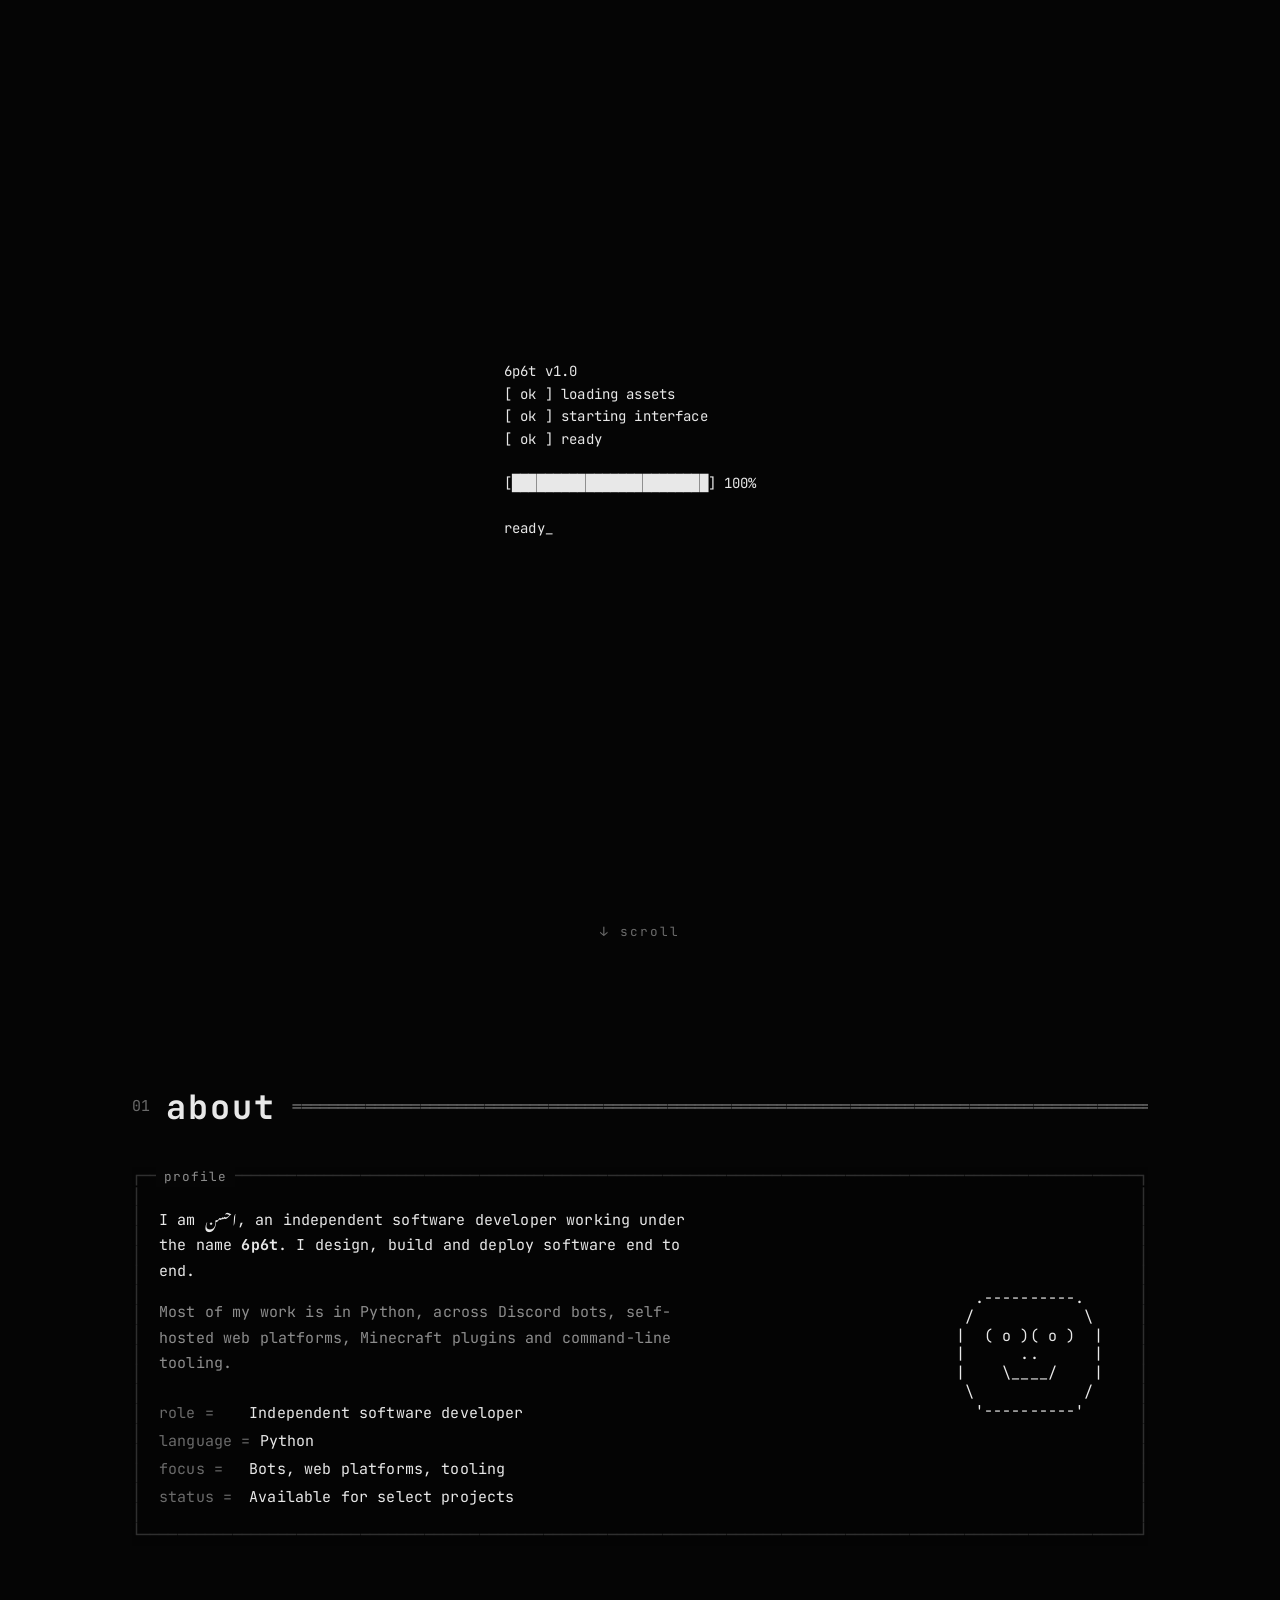
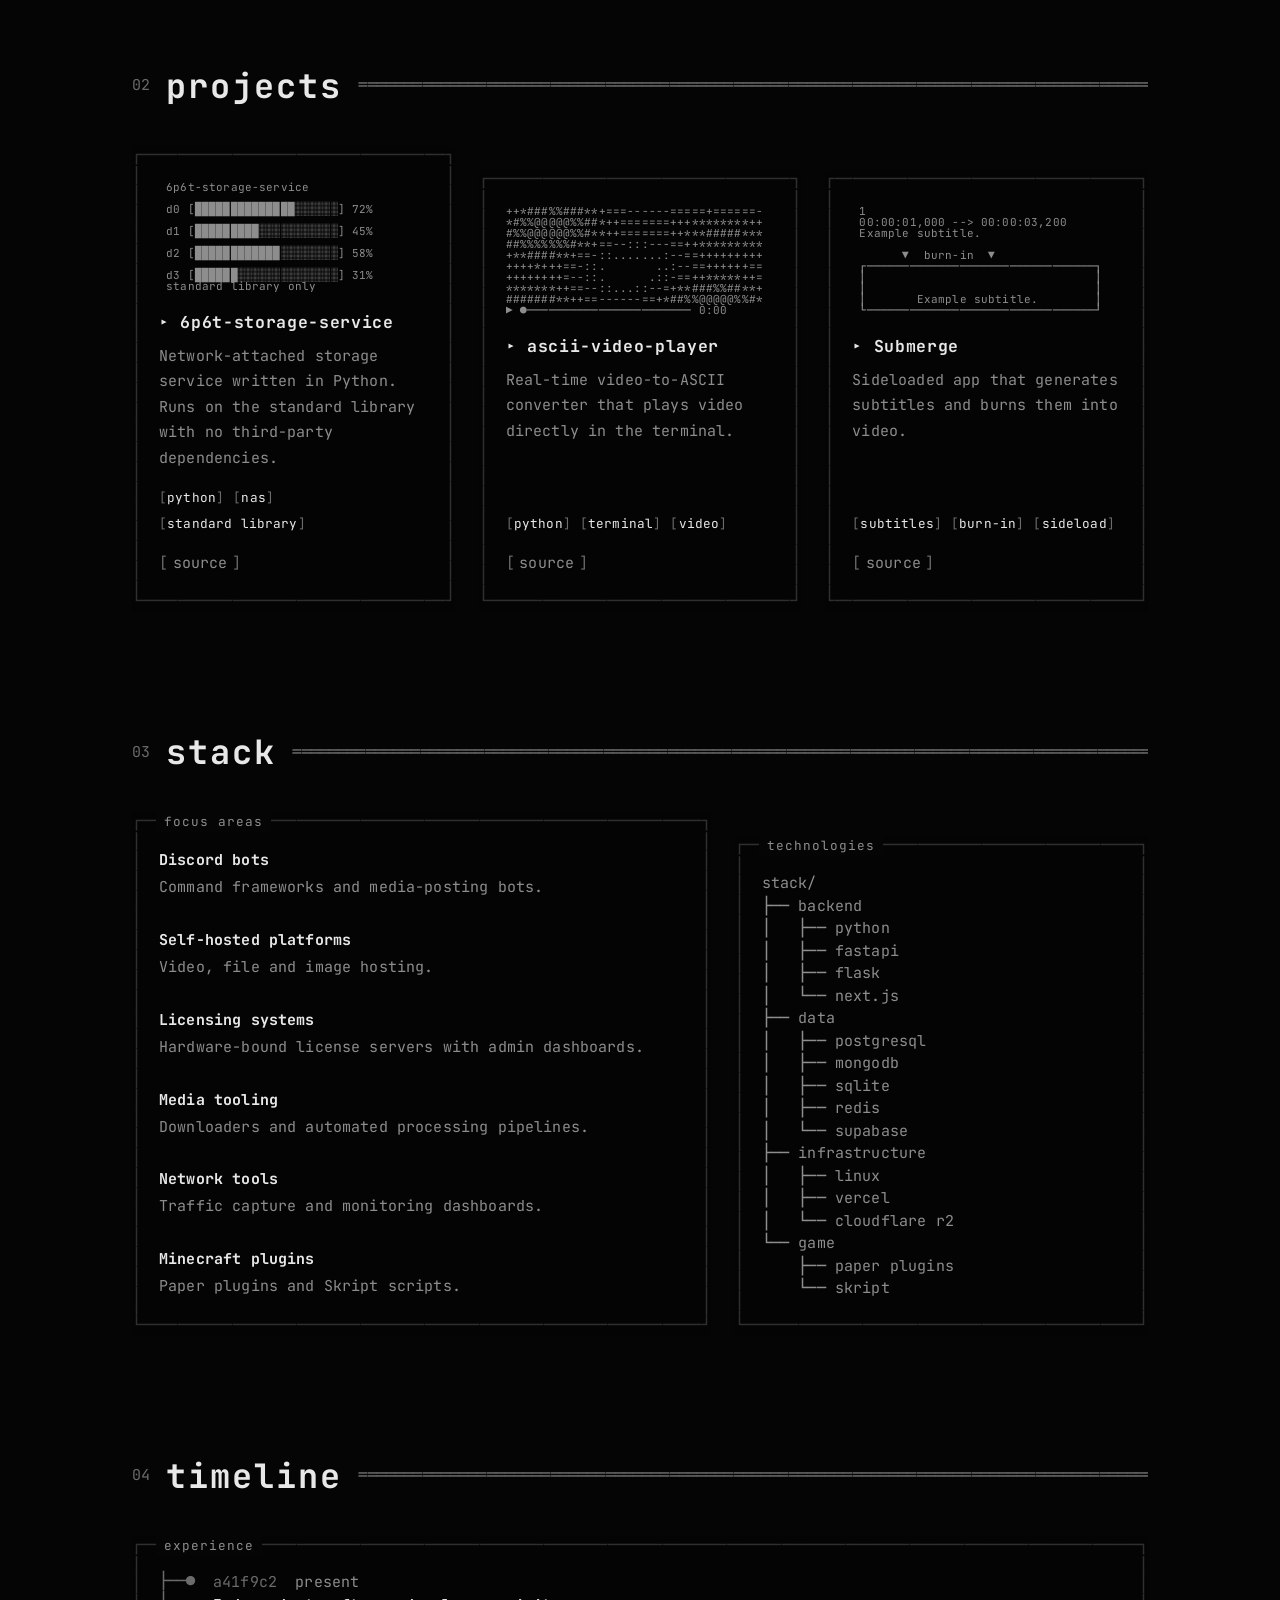
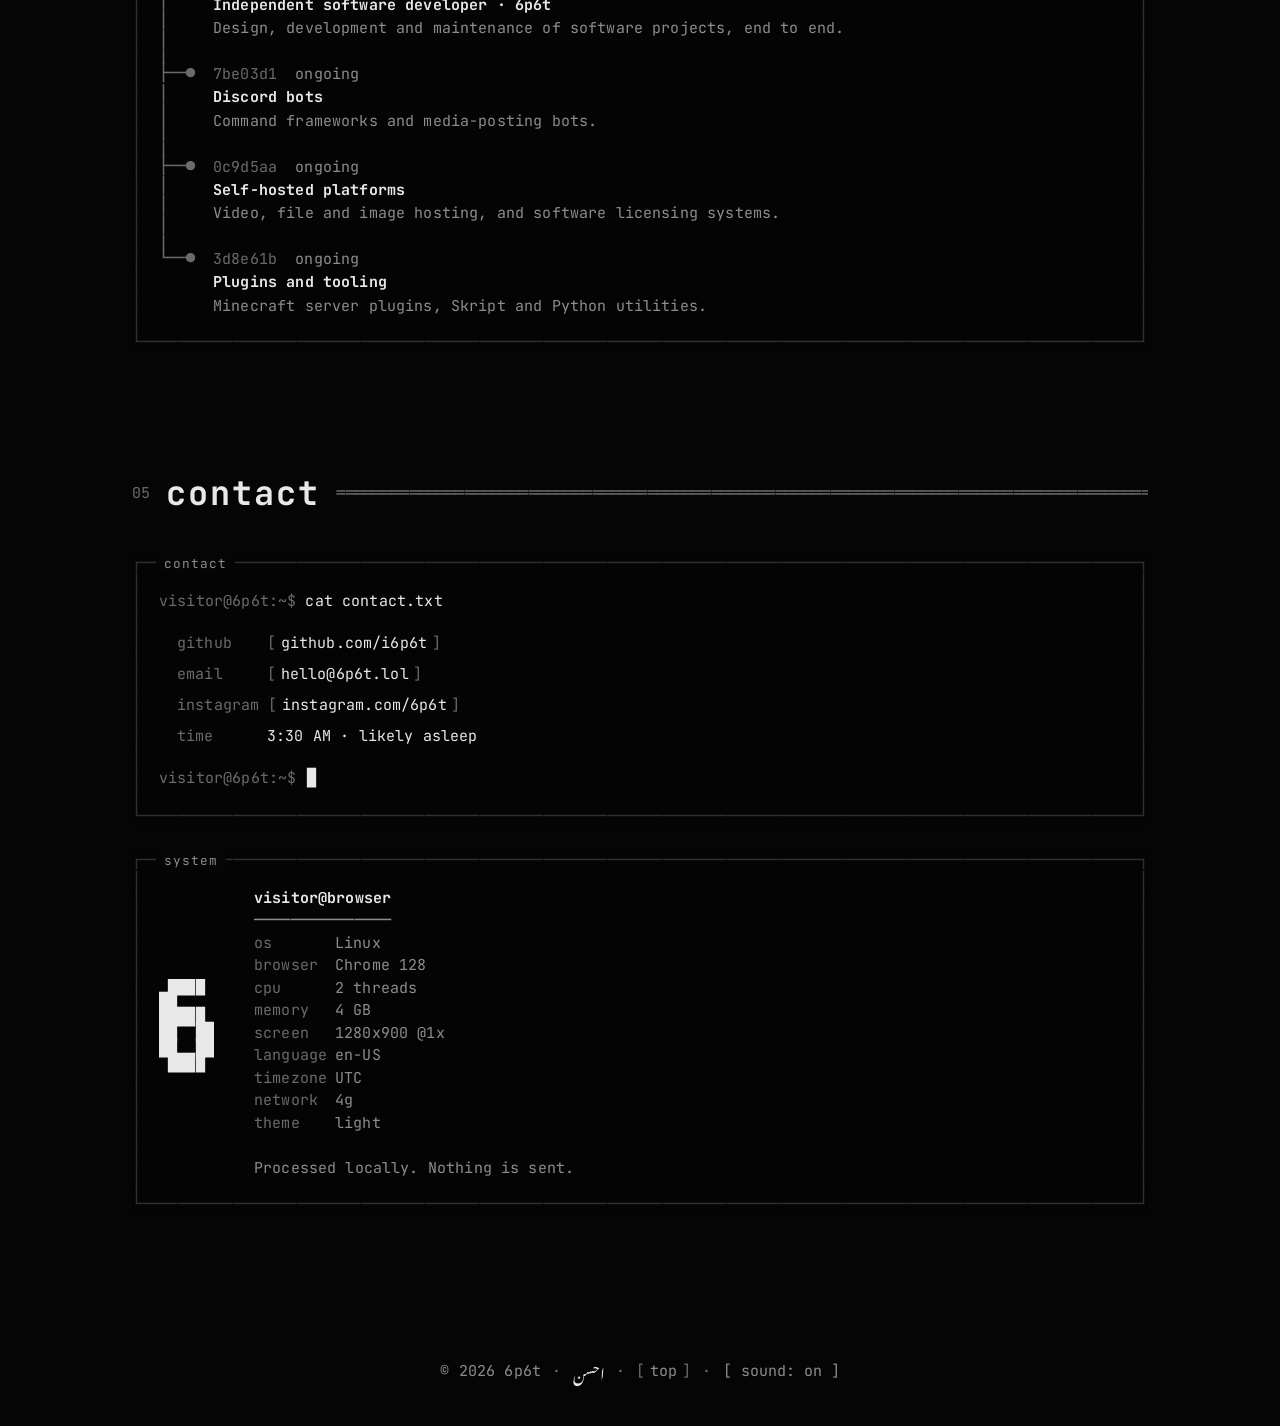
<file: index.html>
<!DOCTYPE html>
<html lang="en" class="no-js">
<head>
  <meta charset="utf-8">
  <meta name="viewport" content="width=device-width, initial-scale=1, viewport-fit=cover">
  <meta name="format-detection" content="telephone=no">

  <title>6p6t</title>
  <meta name="description" content="6p6t — independent software developer. Discord bots, self-hosted web platforms, Minecraft plugins and Python tooling.">
  <meta name="author" content="احسن">
  <meta name="theme-color" content="#050505">
  <meta name="color-scheme" content="dark">
  <link rel="canonical" href="https://i6p6t.github.io/">

  <meta property="og:type" content="website">
  <meta property="og:title" content="6p6t">
  <meta property="og:description" content="6p6t — independent software developer. Discord bots, self-hosted web platforms, Minecraft plugins and Python tooling.">
  <meta property="og:url" content="https://i6p6t.github.io/">
  <meta name="twitter:card" content="summary">
  <meta name="twitter:title" content="6p6t">
  <meta name="twitter:description" content="6p6t — independent software developer. Discord bots, self-hosted web platforms, Minecraft plugins and Python tooling.">

  <link rel="icon" href="data:image/svg+xml,%3Csvg xmlns='http://www.w3.org/2000/svg' viewBox='0 0 64 64'%3E%3Crect width='64' height='64' fill='%23050505'/%3E%3Ctext x='32' y='28' font-family='monospace' font-size='26' font-weight='700' fill='%23e8e8e8' text-anchor='middle'%3E6p%3C/text%3E%3Ctext x='32' y='56' font-family='monospace' font-size='26' font-weight='700' fill='%23e8e8e8' text-anchor='middle'%3E6t%3C/text%3E%3C/svg%3E">

  <link rel="preconnect" href="https://fonts.googleapis.com">
  <link rel="preconnect" href="https://fonts.gstatic.com" crossorigin>
  <link rel="stylesheet" href="https://fonts.googleapis.com/css2?family=JetBrains+Mono:wght@300;400;500;700&family=Noto+Nastaliq+Urdu:wght@400;600&display=swap">
  <link rel="stylesheet" href="/style.css">
</head>
<body class="loading">
  <a class="skip" href="#main">skip to content</a>

  <div id="boot" aria-hidden="true"><pre id="boot-text"></pre></div>

  <canvas id="bg" aria-hidden="true"></canvas>
  <div id="cursor" aria-hidden="true" hidden></div>

  <header class="top">
    <div class="wrap top-in">
      <a class="logo" href="/" aria-label="6p6t, back to top">6p6t</a>
      <nav aria-label="Primary">
        <ul>
          <li><a class="lnk" href="/about">about</a></li>
          <li><a class="lnk" href="/projects">projects</a></li>
          <li><a class="lnk" href="/stack">stack</a></li>
          <li><a class="lnk" href="/timeline">timeline</a></li>
          <li><a class="lnk" href="/contact">contact</a></li>
        </ul>
      </nav>
    </div>
    <div class="rule" data-rule="─" aria-hidden="true"></div>
  </header>

  <main id="main" tabindex="-1">

    <section id="top" class="hero wrap" aria-label="Introduction">
      <h1 class="sr-only">6p6t</h1>
      <noscript><p class="ns-title">6p6t</p></noscript>
      <pre id="hero-art" class="hero-art" aria-hidden="true"></pre>

      <p class="tagline">
        <span class="sr-only">Independent software developer.</span>
        <span aria-hidden="true"><span class="prompt">&gt;</span> <span id="tagline"></span><span class="caret">█</span></span>
      </p>

      <p class="intro">
        I design and build Discord bots, self-hosted web platforms, Minecraft plugins and Python tooling.
        <span class="byline">by <span class="ur" dir="rtl" lang="ur">احسن</span></span>
      </p>

      <p class="cta">
        <a class="lnk" href="/projects">view projects</a>
        <a class="lnk" href="/contact">contact</a>
      </p>

      <a class="scroll-hint" href="/about" aria-label="Scroll to about section"><span aria-hidden="true">↓ scroll</span></a>
    </section>

    <section id="about" class="sec wrap" aria-labelledby="h-about">
      <div class="sec-head"><span class="num" aria-hidden="true">01</span><h2 id="h-about" data-scramble>about</h2><span class="rule" data-rule="═" aria-hidden="true"></span></div>

      <div class="frame reveal about-grid" data-title="profile">
        <div class="about-text">
          <p>I am <span class="ur" dir="rtl" lang="ur">احسن</span>, an independent software developer working under the name <strong>6p6t</strong>.
             I design, build and deploy software end to end.</p>
          <p class="dim">Most of my work is in Python, across Discord bots, self-hosted web platforms,
             Minecraft plugins and command-line tooling.</p>
          <ul class="facts">
            <li><span class="k">role</span> Independent software developer</li>
            <li><span class="k">language</span> Python</li>
            <li><span class="k">focus</span> Bots, web platforms, tooling</li>
            <li><span class="k">status</span> Available for select projects</li>
          </ul>
        </div>
        <figure class="portrait" aria-hidden="true">
          <pre id="face"></pre>
        </figure>
      </div>
    </section>

    <section id="projects" class="sec wrap" aria-labelledby="h-projects">
      <div class="sec-head"><span class="num" aria-hidden="true">02</span><h2 id="h-projects" data-scramble>projects</h2><span class="rule" data-rule="═" aria-hidden="true"></span></div>

      <div class="cards">
        <article class="frame card reveal">
          <pre class="thumb" data-thumb="storage" aria-hidden="true"></pre>
          <h3>▸ 6p6t-storage-service</h3>
          <p>Network-attached storage service written in Python. Runs on the standard library with no third-party dependencies.</p>
          <ul class="tags" aria-label="Tech stack"><li>python</li><li>nas</li><li>standard library</li></ul>
          <p class="card-links"><a class="lnk" href="https://github.com/i6p6t/6p6t-storage-service" rel="noopener">source</a></p>
        </article>

        <article class="frame card reveal">
          <pre class="thumb" data-thumb="player" aria-hidden="true"></pre>
          <h3>▸ ascii-video-player</h3>
          <p>Real-time video-to-ASCII converter that plays video directly in the terminal.</p>
          <ul class="tags" aria-label="Tech stack"><li>python</li><li>terminal</li><li>video</li></ul>
          <p class="card-links"><a class="lnk" href="https://github.com/i6p6t/ascii-video-player" rel="noopener">source</a></p>
        </article>

        <article class="frame card reveal">
          <pre class="thumb" data-thumb="subs" aria-hidden="true"></pre>
          <h3>▸ Submerge</h3>
          <p>Sideloaded app that generates subtitles and burns them into video.</p>
          <ul class="tags" aria-label="Tech stack"><li>subtitles</li><li>burn-in</li><li>sideload</li></ul>
          <p class="card-links"><a class="lnk" href="https://github.com/i6p6t/Submerge" rel="noopener">source</a></p>
        </article>
      </div>
    </section>

    <section id="stack" class="sec wrap" aria-labelledby="h-stack">
      <div class="sec-head"><span class="num" aria-hidden="true">03</span><h2 id="h-stack" data-scramble>stack</h2><span class="rule" data-rule="═" aria-hidden="true"></span></div>

      <div class="stack-grid">
        <div class="frame reveal" data-title="focus areas">
          <ul class="focus">
            <li><strong>Discord bots</strong><span>Command frameworks and media-posting bots.</span></li>
            <li><strong>Self-hosted platforms</strong><span>Video, file and image hosting.</span></li>
            <li><strong>Licensing systems</strong><span>Hardware-bound license servers with admin dashboards.</span></li>
            <li><strong>Media tooling</strong><span>Downloaders and automated processing pipelines.</span></li>
            <li><strong>Network tools</strong><span>Traffic capture and monitoring dashboards.</span></li>
            <li><strong>Minecraft plugins</strong><span>Paper plugins and Skript scripts.</span></li>
          </ul>
        </div>

        <div class="frame reveal" data-title="technologies">
          <pre class="tree">stack/
├── backend
│   ├── python
│   ├── fastapi
│   ├── flask
│   └── next.js
├── data
│   ├── postgresql
│   ├── mongodb
│   ├── sqlite
│   ├── redis
│   └── supabase
├── infrastructure
│   ├── linux
│   ├── vercel
│   └── cloudflare r2
└── game
    ├── paper plugins
    └── skript</pre>
        </div>
      </div>

      <div id="activity" class="frame reveal" data-title="activity">
        <div class="act">
          <pre id="heat" class="heat" role="img" aria-label="GitHub activity">loading…</pre>
          <pre id="heat-stats" class="heat-stats"></pre>
        </div>
      </div>
    </section>

    <section id="timeline" class="sec wrap" aria-labelledby="h-timeline">
      <div class="sec-head"><span class="num" aria-hidden="true">04</span><h2 id="h-timeline" data-scramble>timeline</h2><span class="rule" data-rule="═" aria-hidden="true"></span></div>

      <div class="frame reveal" data-title="experience">
        <ol class="log">
          <li>
            <p><span class="hash" aria-hidden="true">a41f9c2</span> <span class="when">present</span></p>
            <p class="role">Independent software developer · 6p6t</p>
            <p class="dim">Design, development and maintenance of software projects, end to end.</p>
          </li>
          <li>
            <p><span class="hash" aria-hidden="true">7be03d1</span> <span class="when">ongoing</span></p>
            <p class="role">Discord bots</p>
            <p class="dim">Command frameworks and media-posting bots.</p>
          </li>
          <li>
            <p><span class="hash" aria-hidden="true">0c9d5aa</span> <span class="when">ongoing</span></p>
            <p class="role">Self-hosted platforms</p>
            <p class="dim">Video, file and image hosting, and software licensing systems.</p>
          </li>
          <li>
            <p><span class="hash" aria-hidden="true">3d8e61b</span> <span class="when">ongoing</span></p>
            <p class="role">Plugins and tooling</p>
            <p class="dim">Minecraft server plugins, Skript and Python utilities.</p>
          </li>
        </ol>
      </div>
    </section>

    <section id="contact" class="sec wrap" aria-labelledby="h-contact">
      <div class="sec-head"><span class="num" aria-hidden="true">05</span><h2 id="h-contact" data-scramble>contact</h2><span class="rule" data-rule="═" aria-hidden="true"></span></div>

      <div class="frame reveal term" data-title="contact">
        <p><span class="ps1" aria-hidden="true">visitor@6p6t:~$</span> cat contact.txt</p>
        <ul class="contact">
          <li><span class="k">github</span>   <a class="lnk" href="https://github.com/i6p6t" rel="me noopener">github.com/i6p6t</a></li>
          <li><span class="k">email</span>    <a class="lnk" href="mailto:hello@6p6t.lol">hello@6p6t.lol</a></li>
          <li><span class="k">instagram</span> <a class="lnk" href="https://instagram.com/6p6t" rel="me noopener">instagram.com/6p6t</a></li>
          <li><span class="k">time</span>     <span id="ltime">--:--</span></li>
        </ul>
        <p aria-hidden="true"><span class="ps1">visitor@6p6t:~$</span> <span class="caret">█</span></p>
      </div>

      <div class="frame reveal" data-title="system">
        <div class="nf">
          <pre id="nf-logo" aria-hidden="true"></pre>
          <pre id="nf-info"></pre>
        </div>
      </div>
    </section>
  </main>

  <footer class="foot wrap">
    <div class="rule" data-rule="═" aria-hidden="true"></div>
    <p>
      <span>© <span id="year">2026</span> 6p6t</span>
      <span class="sep" aria-hidden="true">·</span>
      <span class="ur" dir="rtl" lang="ur">احسن</span>
      <span class="sep" aria-hidden="true">·</span>
      <a class="lnk" href="/">top</a>
      <span class="sep" aria-hidden="true">·</span>
      <button id="snd" class="tog" type="button" aria-pressed="true">[ sound: on ]</button>
    </p>
  </footer>

  <script src="/script.js" defer></script>
</body>
</html>
</file>
<file: style.css>
:root {

  --bg: #050505;
  --fg: #e8e8e8;
  --mute: #6b6b6b;
  --dim: #8d8d8d;
  --line: #2f2f2f;
  --line-hi: #8a8a8a;
  --accent: #f4f4f0;

  --mono: 'JetBrains Mono', 'IBM Plex Mono', ui-monospace, SFMono-Regular, Menlo, Consolas, monospace;
  --urdu: 'Noto Nastaliq Urdu', 'Jameel Noori Nastaleeq', 'Noto Naskh Arabic', serif;

  --fs: clamp(13px, 0.3vw + 11.8px, 15px);
  --fr-lh: 1.32;

  --s1: .5rem; --s2: 1rem; --s3: 1.5rem; --s4: 2.5rem; --s5: 4rem; --s6: 7rem;
}

*, *::before, *::after { box-sizing: border-box; }
html { scroll-behavior: smooth; scroll-padding-top: 4.5rem; -webkit-text-size-adjust: 100%; }
body {
  margin: 0; background: var(--bg); color: var(--fg);
  font-family: var(--mono); font-size: var(--fs); line-height: 1.7;
  font-weight: 400; letter-spacing: .01em;
  -webkit-font-smoothing: antialiased;
}
body.loading { overflow: hidden; }
::selection { background: var(--fg); color: var(--bg); }

h1, h2, h3, p, ul, ol, figure, pre { margin: 0; padding: 0; }
ul, ol { list-style: none; }
pre { font-family: inherit; }
a { color: inherit; text-decoration: none; }
strong { font-weight: 700; }
.dim { color: var(--dim); }

.wrap { width: 100%; max-width: 1080px; margin-inline: auto; padding-left: max(clamp(1rem, 4vw, 2rem), env(safe-area-inset-left)); padding-right: max(clamp(1rem, 4vw, 2rem), env(safe-area-inset-right)); }
.sr-only {
  position: absolute !important; width: 1px; height: 1px; padding: 0; margin: -1px;
  overflow: hidden; clip: rect(0 0 0 0); white-space: nowrap; border: 0;
}
.skip { position: fixed; left: 1rem; top: -4rem; z-index: 10000; background: var(--fg); color: var(--bg); padding: .4rem .8rem; }
.skip:focus { top: 1rem; }
.ns-title { font-size: 3rem; font-weight: 700; padding: 6rem 0 2rem; }

:focus-visible { outline: 1px dashed var(--fg); outline-offset: 4px; }
main:focus { outline: none; }
a, button { touch-action: manipulation; -webkit-tap-highlight-color: transparent; }

.ur {
  font-family: var(--urdu); direction: rtl; unicode-bidi: isolate;
  display: inline-block; line-height: 1.7; padding-block: .1em;
  letter-spacing: 0; font-weight: 400; vertical-align: -.12em;
  color: var(--fg);
}

#bg { position: fixed; inset: 0; top: 0; left: 0; width: 100%; height: 100%; z-index: 0; pointer-events: none; }
main, header.top, footer { position: relative; z-index: 1; }

#cursor span {
  position: fixed; left: 0; top: 0; pointer-events: none; z-index: 9999;
  font-size: 14px; line-height: 1; color: var(--fg); will-change: transform; white-space: pre;
}
body.ascii-cursor, body.ascii-cursor a, body.ascii-cursor button { cursor: none; }

#boot {
  position: fixed; inset: 0; top: 0; left: 0; width: 100%; height: 100%; z-index: 10000; background: var(--bg);
  display: flex; align-items: center; justify-content: center; padding: 1rem;
  transition: opacity .45s steps(6, end);
}
#boot.out { opacity: 0; }
#boot pre { font-size: clamp(11px, 2.8vw, 14px); line-height: 1.6; color: var(--fg); min-width: min(100%, 34ch); }

.top { position: sticky; top: 0; background: rgba(5, 5, 5, .9); padding-top: env(safe-area-inset-top); }
.top-in { display: flex; align-items: center; justify-content: space-between; gap: var(--s2); padding-block: .75rem; }
.logo { font-weight: 700; letter-spacing: .08em; font-size: 1.1em; display: inline-block; }
.logo.glitch { animation: glitch .18s steps(2, end); }
nav ul { display: flex; gap: clamp(.5rem, 2vw, 1.25rem); overflow-x: auto; scrollbar-width: none; }
nav ul::-webkit-scrollbar { display: none; }

.rule { overflow: hidden; white-space: nowrap; color: var(--mute); line-height: 1; user-select: none; }
.top .rule { color: var(--line); }

.lnk { display: inline-flex; align-items: baseline; white-space: nowrap; }
.lnk::before, .lnk::after { color: var(--mute); transition: margin .25s cubic-bezier(.2, .8, .2, 1), color .2s; }
.lnk::before { content: "["; margin-right: .5ch; }
.lnk::after  { content: "]"; margin-left: .5ch; }
.lnk:focus-visible::before { margin-right: 1.4ch; color: var(--fg); }
.lnk:focus-visible::after { margin-left: 1.4ch; color: var(--fg); }
@media (hover: hover) {
  .lnk:hover::before { margin-right: 1.4ch; color: var(--fg); }
  .lnk:hover::after { margin-left: 1.4ch; color: var(--fg); }
}
.lnk[aria-current="true"] { color: var(--accent); font-weight: 700; }
.lnk[aria-current="true"]::before { content: "["; color: var(--fg); }

.hero { min-height: 100vh; min-height: 100svh; display: flex; flex-direction: column; justify-content: center; gap: var(--s3); padding-block: 7rem 5rem; position: relative; }
.hero-art {
  font-size: clamp(10px, 3.7vw, 34px); line-height: 1.02; letter-spacing: 0;
  font-weight: 700; color: var(--fg); white-space: pre; overflow: hidden; min-height: calc(7 * 1.02em);
}
.tagline { font-size: clamp(1rem, 2.2vw, 1.35rem); min-height: 1.7em; }
.prompt { color: var(--mute); }
.caret { display: inline-block; margin-left: .15ch; animation: blink 1.05s steps(1) infinite; }
.intro { max-width: 58ch; color: var(--dim); }
.byline { display: block; color: var(--mute); margin-top: .35rem; }
.cta { display: flex; flex-wrap: wrap; gap: var(--s2) var(--s3); }
.scroll-hint { position: absolute; bottom: calc(1.5rem + env(safe-area-inset-bottom)); left: 50%; transform: translateX(-50%); color: var(--mute); letter-spacing: .15em; font-size: .85em; animation: bob 2.4s steps(4) infinite; }

.sec { padding-block: clamp(4rem, 10vw, 7.5rem) 0; }
.sec-head { display: flex; align-items: center; gap: var(--s2); margin-bottom: var(--s4); }
.sec-head .num { color: var(--mute); }
.sec-head h2 { font-size: clamp(1.4rem, 3.4vw, 2.1rem); font-weight: 700; letter-spacing: .06em; text-transform: lowercase; line-height: 1.2; }
.sec-head .rule { flex: 1; min-width: 0; }

.frame { position: relative; padding: calc(var(--fr-lh) * 1em + 1rem) 3ch; background: rgba(5, 5, 5, .72); }
.fr { position: absolute; color: var(--line); pointer-events: none; white-space: pre; overflow: hidden; line-height: var(--fr-lh); transition: color .3s; font-weight: 400; }
.fr-t, .fr-b { left: 1ch; right: 1ch; height: calc(var(--fr-lh) * 1em); }
.fr-t { top: 0; } .fr-b { bottom: 0; }
.fr-l, .fr-r { top: calc(var(--fr-lh) * 1em); bottom: calc(var(--fr-lh) * 1em); width: 1ch; }
.fr-l { left: 0; } .fr-r { right: 0; }
.fr-tl { top: 0; left: 0; } .fr-tr { top: 0; right: 0; }
.fr-bl { bottom: 0; left: 0; } .fr-br { bottom: 0; right: 0; }
.fr-title { position: absolute; top: 0; left: 3ch; padding: 0 1ch; background: var(--bg); color: var(--dim); font-size: .85em; line-height: calc(var(--fr-lh) * 1.18); letter-spacing: .08em; }
.frame:focus-within .fr { color: var(--line-hi); }
@media (hover: hover) { .frame:hover .fr { color: var(--line-hi); } }

.about-grid { display: grid; grid-template-columns: 1fr auto; gap: var(--s4); align-items: center; }
.about-text { display: grid; gap: var(--s2); max-width: 60ch; }
.facts { margin-top: var(--s1); display: grid; gap: .15rem; }
.k { color: var(--mute); display: inline-block; min-width: 9ch; }
.facts .k::after { content: " ="; }
.portrait { text-align: center; color: var(--fg); }
.portrait pre { font-size: 1em; line-height: 1.25; white-space: pre; display: inline-block; text-align: left; }
.portrait figcaption { color: var(--mute); font-size: .8em; margin-top: var(--s1); }

.cards { display: grid; grid-template-columns: repeat(auto-fit, minmax(min(100%, 300px), 1fr)); gap: var(--s3); }
.card { display: flex; flex-direction: column; gap: var(--s1); }
.thumb { font-size: 11px; line-height: 1; color: var(--dim); white-space: pre; overflow: hidden; margin-bottom: var(--s1); min-height: 10em; transition: color .3s; }
@media (hover: hover) { .card:hover .thumb { color: var(--fg); } }
.card h3 { font-size: 1.1em; font-weight: 700; letter-spacing: .04em; }
.card p { color: var(--dim); }
.tags { display: flex; flex-wrap: wrap; gap: .25rem 1ch; margin-top: auto; padding-top: var(--s1); }
.tags li { color: var(--fg); font-size: .85em; }
.tags li::before { content: "["; color: var(--mute); }
.tags li::after { content: "]"; color: var(--mute); }
.card-links { display: flex; gap: var(--s3); padding-top: var(--s1); }

.stack-grid { display: grid; grid-template-columns: 1.4fr 1fr; gap: var(--s3); }
.tree { white-space: pre; overflow-x: auto; line-height: 1.5; color: var(--dim); scrollbar-width: none; }
.stack-grid + .frame, .frame + .frame { margin-top: var(--s3); }
.stack-grid > .frame { display: flex; flex-direction: column; }
.focus { flex: 1; display: grid; gap: var(--s2); align-content: space-between; }
.focus li { display: grid; gap: .1rem; }
.focus strong { font-weight: 700; }
.focus span { color: var(--dim); }
.act { display: flex; flex-wrap: wrap; align-items: flex-start; gap: var(--s3) var(--s4); }
.heat { flex: 1 1 56ch; min-width: 0; white-space: pre; overflow: hidden; line-height: 1.4; color: var(--dim); }
.heat .c { cursor: default; }
.heat .l0 { color: #262626; }
.heat .l1 { color: #4a4a4a; }
.heat .l2 { color: #7a7a7a; }
.heat .l3 { color: #b4b4b4; }
.heat .l4 { color: var(--accent); }
.heat-stats { flex: 0 1 auto; white-space: pre; line-height: 1.6; color: var(--fg); }
.heat-stats .k { min-width: 16ch; }
.nf { display: flex; flex-wrap: wrap; align-items: center; gap: var(--s2) var(--s4); }
.nf pre { white-space: pre; overflow-x: auto; scrollbar-width: none; }
#nf-logo { font-weight: 700; line-height: 1.02; color: var(--fg); }
#nf-info { line-height: 1.5; color: var(--dim); }
.nf-head { color: var(--fg); font-weight: 700; }

.log { --lh: 1.45; line-height: var(--lh); }
.log li { position: relative; padding: 0 0 var(--s3) 6ch; display: grid; gap: .1rem; }
.log li:last-child { padding-bottom: 0; }
.log li::before { content: "├──●"; position: absolute; left: 0; top: 0; color: var(--mute); line-height: var(--fr-lh); }
.log li:last-child::before { content: "└──●"; }
.log li:not(:last-child)::after {
  content: "│\A│\A│\A│\A│\A│\A│\A│\A│\A│\A│\A│\A│\A│\A│\A│\A│\A│\A│\A│\A";
  white-space: pre; position: absolute; left: 0; top: calc(var(--fr-lh) * 1em); bottom: 0; overflow: hidden;
  color: var(--mute); line-height: var(--fr-lh);
}
.hash { color: var(--mute); }
.when { color: var(--dim); margin-left: 1ch; }
.role { font-weight: 700; }

.term { display: grid; gap: var(--s2); }
.ps1 { color: var(--mute); }
.contact { display: grid; gap: .35rem; padding-left: 2ch; }
.contact li { display: flex; flex-wrap: wrap; align-items: baseline; gap: 0 1ch; white-space: pre-wrap; }
.contact .k { min-width: 9ch; }

.foot { padding-block: var(--s6) calc(var(--s4) + env(safe-area-inset-bottom)); color: var(--dim); }
.foot p { margin-top: var(--s2); display: flex; flex-wrap: wrap; align-items: center; justify-content: center; gap: .25rem 1.25ch; }
.sep { color: var(--mute); }
.tog { background: none; border: 0; padding: 0; font: inherit; color: var(--dim); cursor: pointer; white-space: nowrap; }
.tog:focus-visible { color: var(--fg); }
@media (hover: hover) { .tog:hover { color: var(--fg); } }

.js .reveal, .js .sec-head { opacity: 0; transform: translateY(14px); transition: opacity .7s ease, transform .7s cubic-bezier(.2, .8, .2, 1); }
.js .reveal.in, .js .sec-head.in { opacity: 1; transform: none; }

.js .rule[data-rule] { clip-path: inset(0 100% 0 0); transition: clip-path 1.1s steps(28, end); }
.js .rule.in, .js .top .rule, .js .sec-head.in .rule, .js .foot .rule.in { clip-path: inset(0); }
.js .frame .fr-t, .js .frame .fr-b { clip-path: inset(0 100% 0 0); transition: clip-path .9s steps(22, end), color .3s; }
.js .frame .fr-l, .js .frame .fr-r { clip-path: inset(0 0 100% 0); transition: clip-path .9s steps(16, end) .15s, color .3s; }
.js .frame .fr-tl, .js .frame .fr-tr, .js .frame .fr-bl, .js .frame .fr-br { opacity: 0; transition: opacity .2s steps(2) .5s, color .3s; }
.js .frame.in .fr-t, .js .frame.in .fr-b, .js .frame.in .fr-l, .js .frame.in .fr-r { clip-path: inset(0); }
.js .frame.in .fr-tl, .js .frame.in .fr-tr, .js .frame.in .fr-bl, .js .frame.in .fr-br { opacity: 1; }

@keyframes blink { 50% { opacity: 0; } }
@keyframes bob { 50% { transform: translate(-50%, 4px); } }
@keyframes glitch {
  0%   { transform: translate(0); text-shadow: none; }
  33%  { transform: translate(-1px, 0); text-shadow: 2px 0 rgba(255,255,255,.35), -2px 0 rgba(255,255,255,.15); clip-path: inset(10% 0 40% 0); }
  66%  { transform: translate(1px, 0);  text-shadow: -2px 0 rgba(255,255,255,.35); clip-path: inset(50% 0 5% 0); }
  100% { transform: translate(0); text-shadow: none; }
}


@media (max-width: 760px) {
  .about-grid, .stack-grid { grid-template-columns: 1fr; }
  .portrait { order: -1; justify-self: start; text-align: left; }
  .frame { padding-inline: 2.5ch; }
  .hero { padding-top: 6rem; }
}
@media (max-width: 420px) {
  .top-in { flex-direction: column; align-items: flex-start; gap: .25rem; padding-block: .5rem; }
  .thumb { font-size: 9.5px; }
}

@media (prefers-reduced-motion: reduce) {
  html { scroll-behavior: auto; }
  *, *::before, *::after { animation: none !important; transition: none !important; }
  .js .reveal, .js .sec-head { opacity: 1; transform: none; }
  .js .rule[data-rule], .js .frame .fr { clip-path: none !important; opacity: 1 !important; }
}

@media (max-width: 520px) {
  nav ul { gap: .9rem; }
  nav .lnk::before, nav .lnk::after, nav .lnk[aria-current="true"]::before { content: none; }
  nav .lnk[aria-current="true"] .t { text-decoration: underline; text-underline-offset: 5px; }
}
</file>
